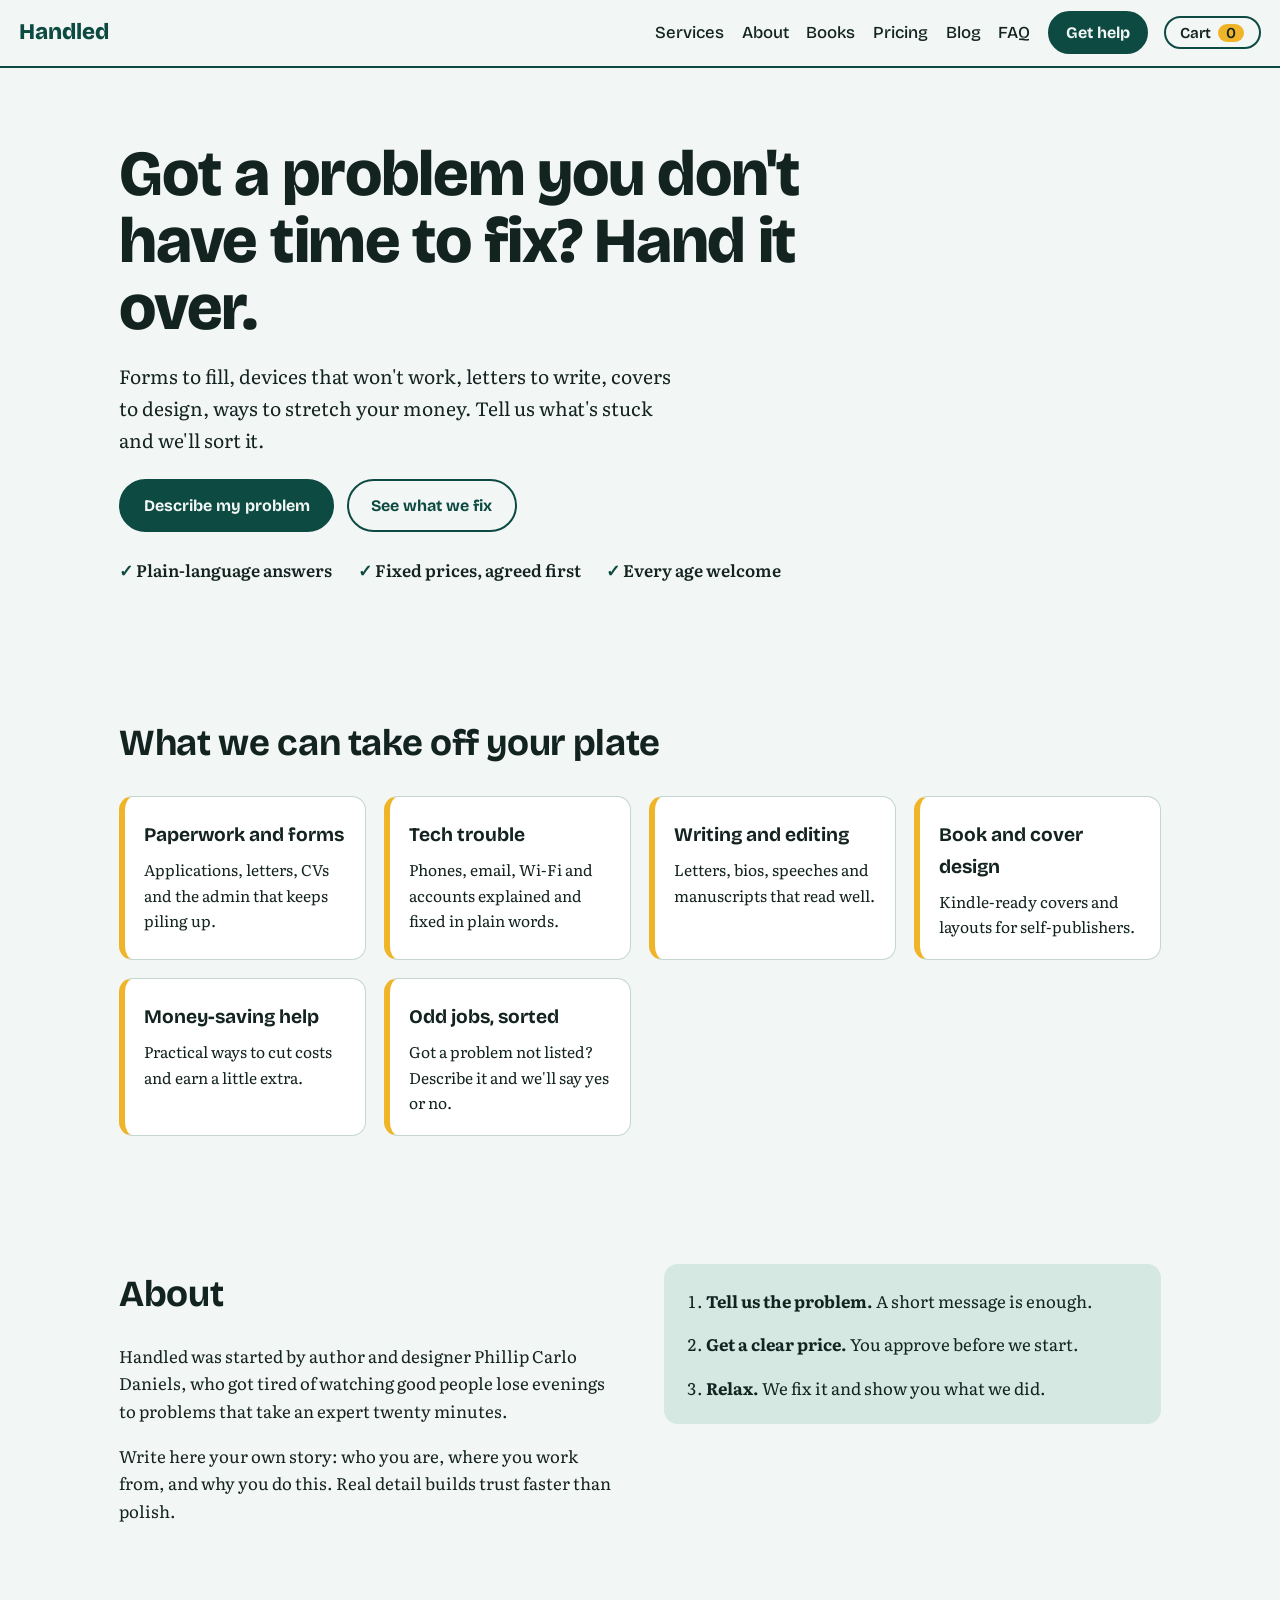
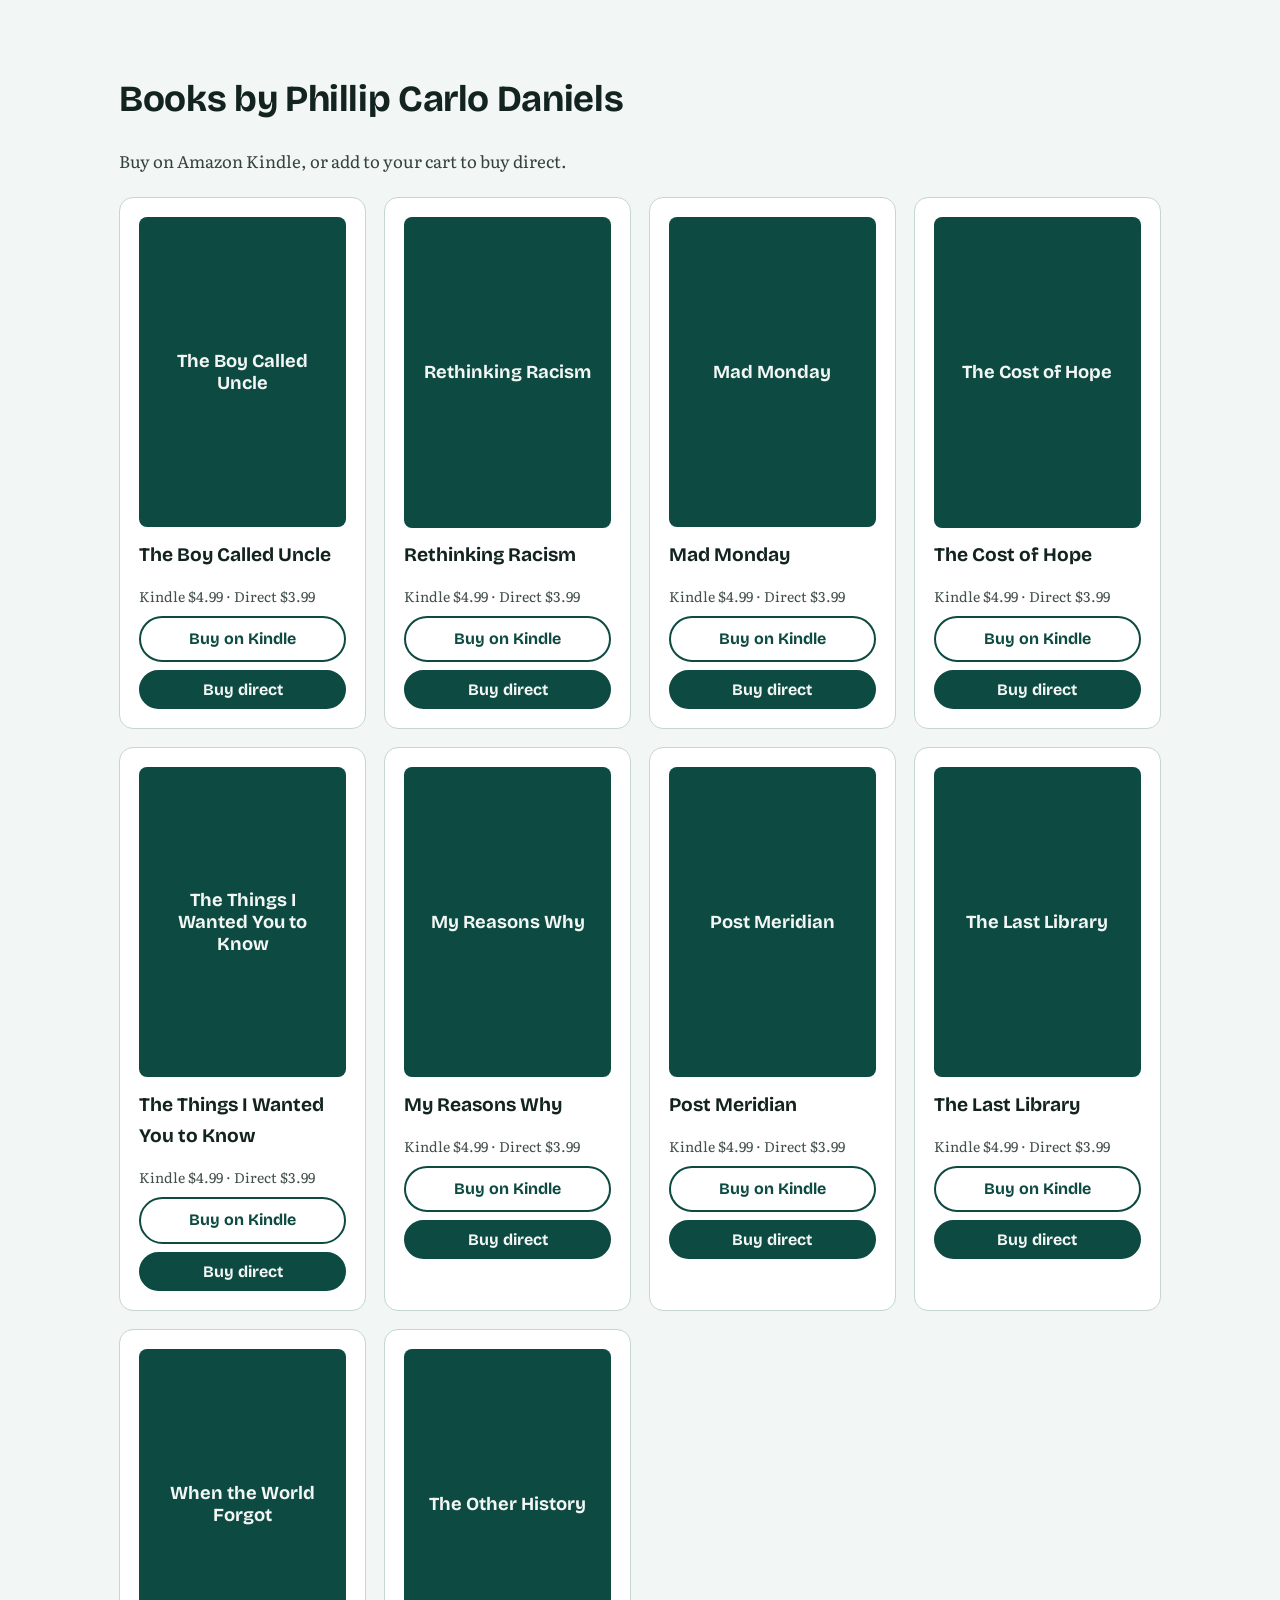
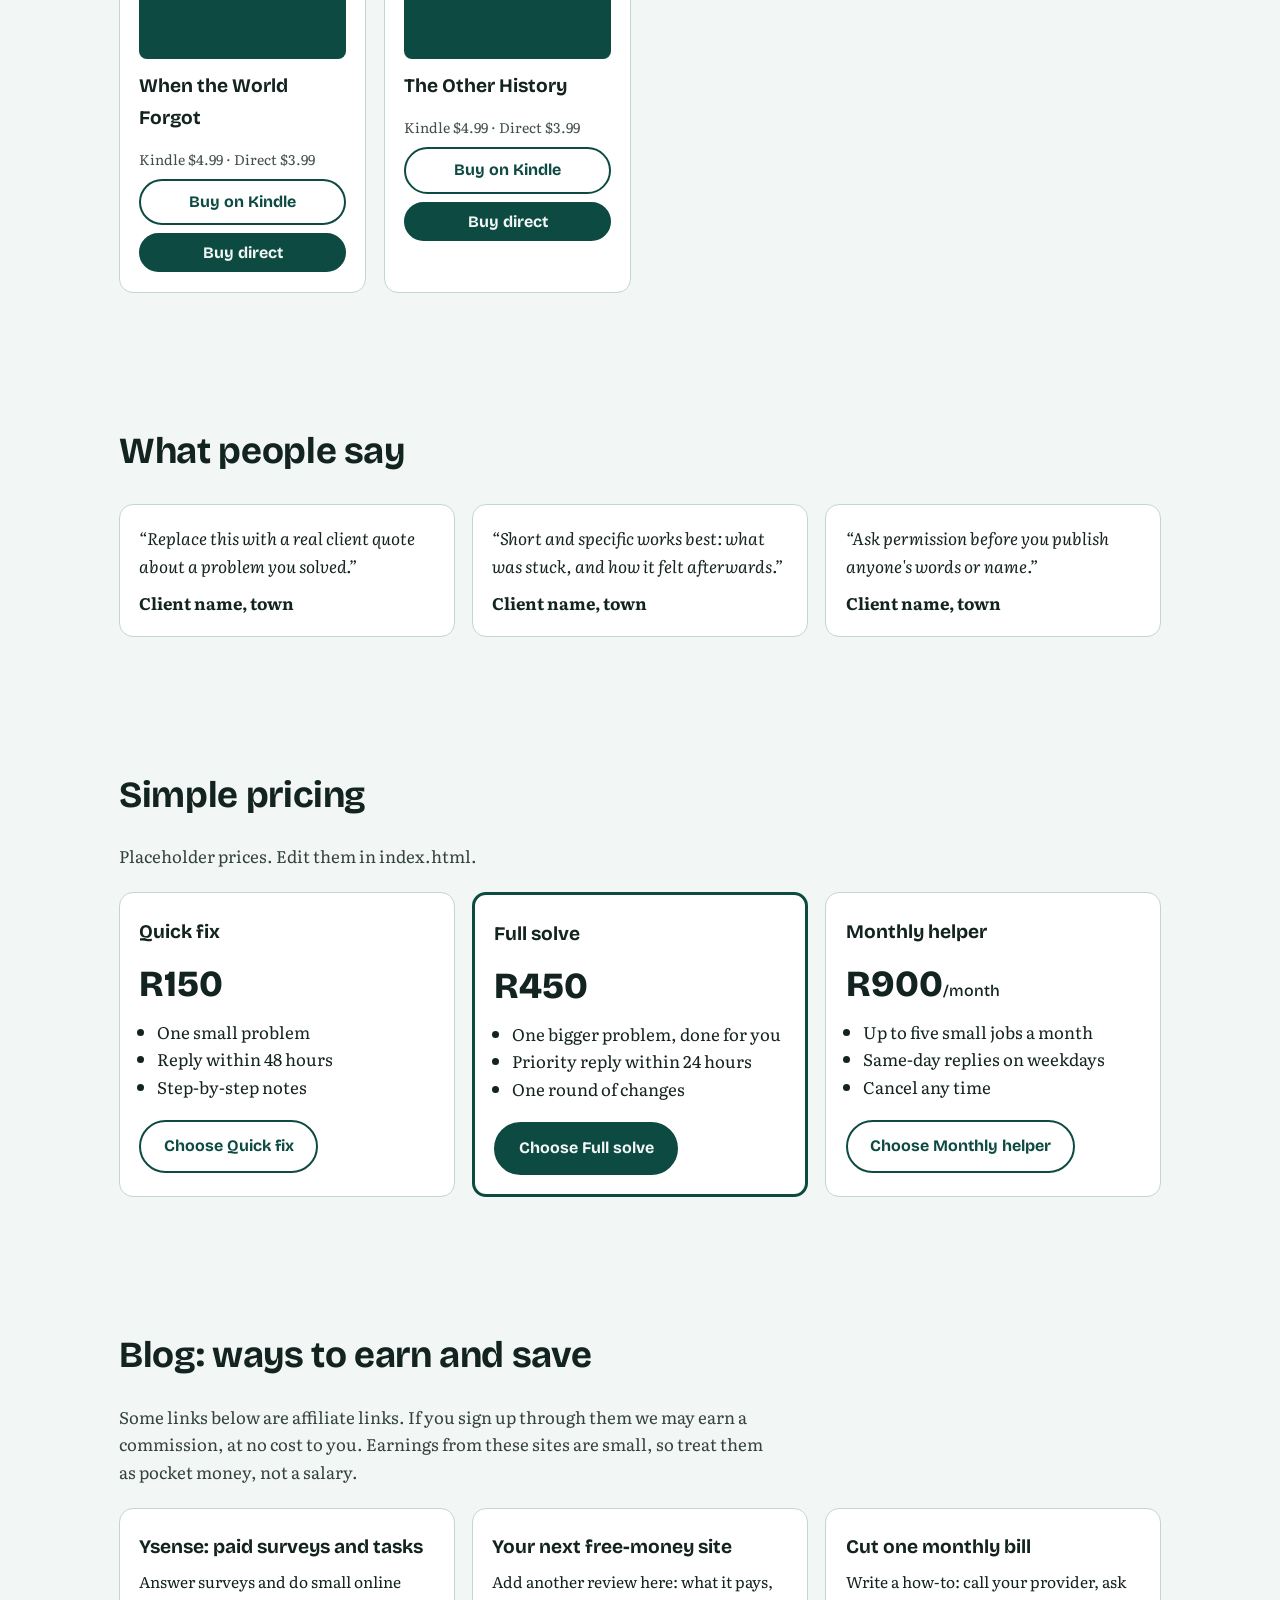
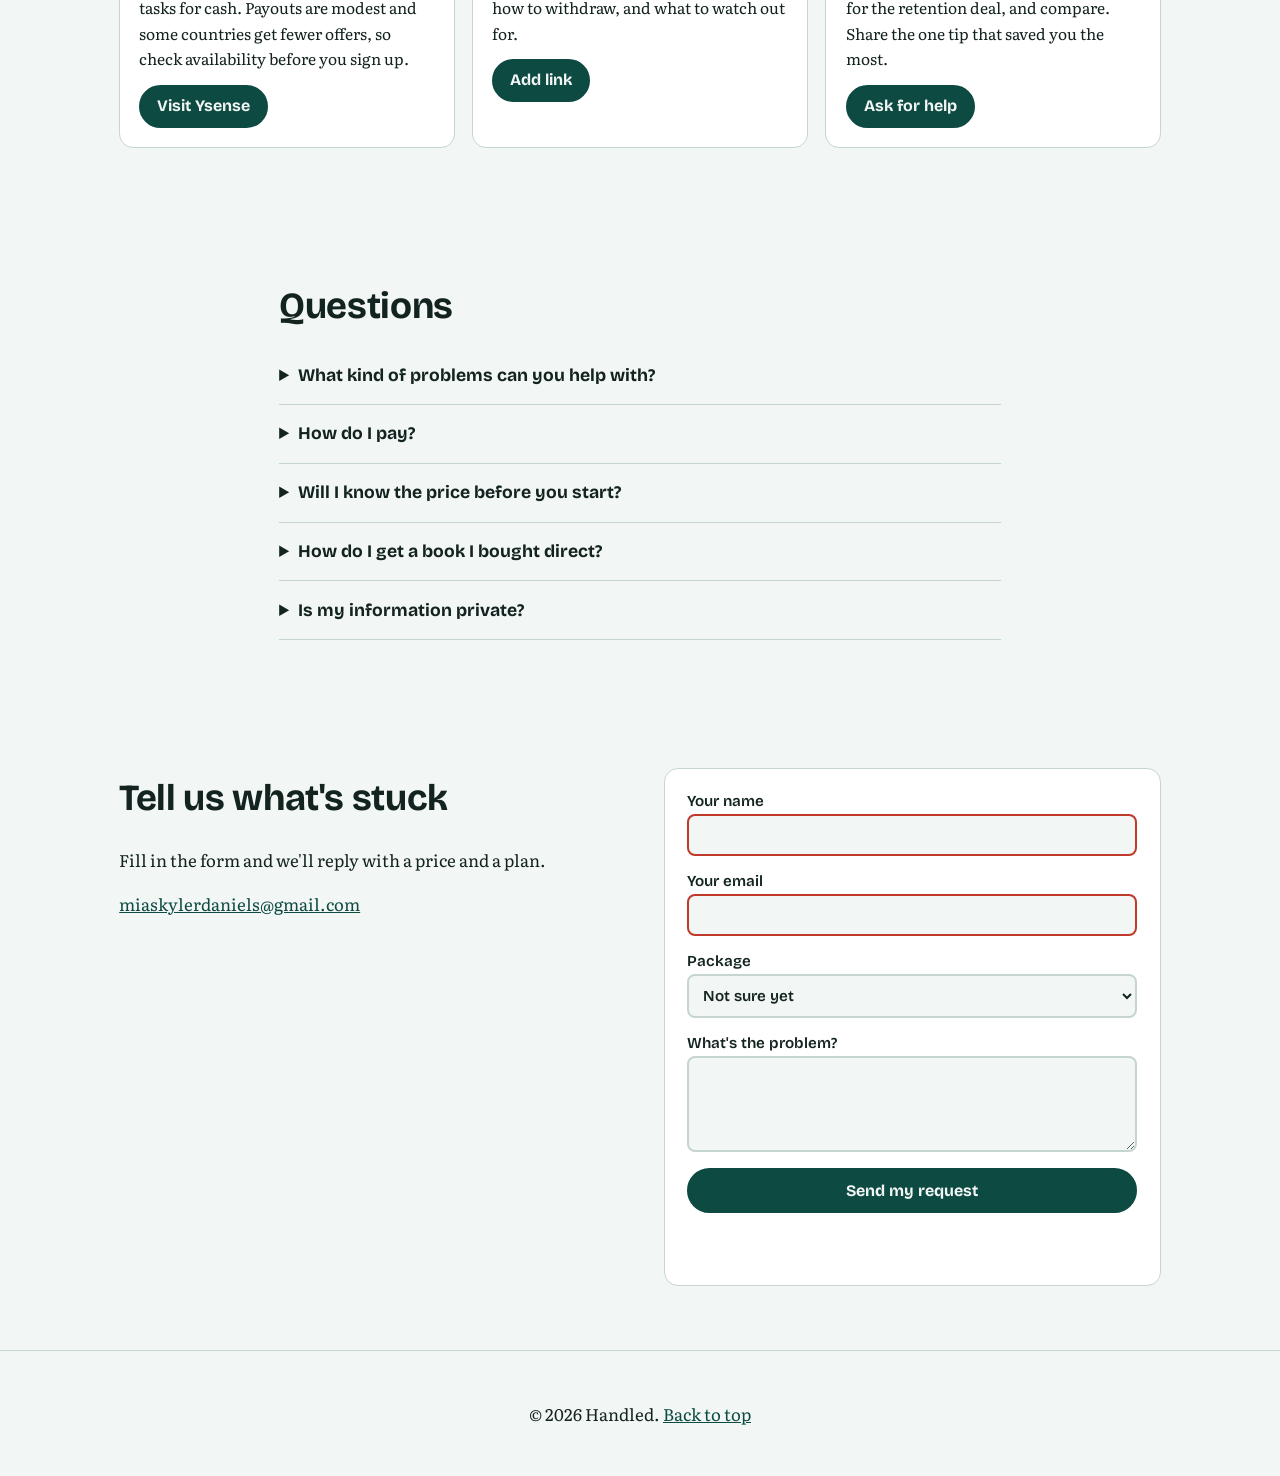
<file: index.html>
<!DOCTYPE html>
<html lang="en">
<head>
<meta charset="utf-8">
<meta name="viewport" content="width=device-width, initial-scale=1">
<title>Handled – Everyday problems, solved for you</title>
<meta name="description" content="Handled takes the everyday jobs you don't have time for: paperwork, tech trouble, writing, design and money-saving help.">
<link rel="preconnect" href="https://fonts.googleapis.com">
<link rel="preconnect" href="https://fonts.gstatic.com" crossorigin>
<link href="https://fonts.googleapis.com/css2?family=Bricolage+Grotesque:wght@500;700;800&family=Literata:wght@400;600&display=swap" rel="stylesheet">
<link rel="stylesheet" href="styles.css">
</head>
<body>
<!-- "Handled" is a working name. Search and replace it once you pick your own. -->
<header class="top">
  <a class="logo" href="#top">Handled</a>
  <nav id="nav" aria-label="Main">
    <a href="#services">Services</a><a href="#about">About</a><a href="#books">Books</a><a href="#pricing">Pricing</a><a href="#blog">Blog</a><a href="#faq">FAQ</a>
    <a class="btn small" href="#contact">Get help</a>
  </nav>
  <button class="cartbtn" id="cartOpen" aria-label="Open cart">Cart <span id="cartCount">0</span></button>
  <button class="burger" id="burger" aria-label="Menu" aria-expanded="false">Menu</button>
</header>

<main id="top">
<section class="hero">
  <h1>Got a problem you don't have time to fix? Hand it over.</h1>
  <p>Forms to fill, devices that won't work, letters to write, covers to design, ways to stretch your money. Tell us what's stuck and we'll sort it.</p>
  <div class="row"><a class="btn" href="#contact">Describe my problem</a><a class="btn ghost" href="#services">See what we fix</a></div>
  <ul class="ticks"><li>Plain-language answers</li><li>Fixed prices, agreed first</li><li>Every age welcome</li></ul>
</section>

<section id="services" class="wrap">
  <h2>What we can take off your plate</h2>
  <div class="grid" id="serviceGrid"></div>
</section>

<section id="about" class="wrap split">
  <div>
    <h2>About</h2>
    <p>Handled was started by author and designer Phillip Carlo Daniels, who got tired of watching good people lose evenings to problems that take an expert twenty minutes.</p>
    <p>Write here your own story: who you are, where you work from, and why you do this. Real detail builds trust faster than polish.</p>
  </div>
  <ol class="steps">
    <li><b>Tell us the problem.</b> A short message is enough.</li>
    <li><b>Get a clear price.</b> You approve before we start.</li>
    <li><b>Relax.</b> We fix it and show you what we did.</li>
  </ol>
</section>

<section id="books" class="wrap">
  <h2>Books by Phillip Carlo Daniels</h2>
  <p class="lead">Buy on Amazon Kindle, or add to your cart to buy direct.</p>
  <div class="grid books" id="bookGrid"></div>
</section>

<section id="testimonials" class="wrap">
  <h2>What people say</h2>
  <!-- PLACEHOLDERS: replace with real, permitted client quotes before launch. -->
  <div class="grid three" id="quotes"></div>
</section>

<section id="pricing" class="wrap">
  <h2>Simple pricing</h2>
  <p class="lead">Placeholder prices. Edit them in index.html.</p>
  <div class="grid three">
    <article class="plan"><h3>Quick fix</h3><p class="price">R150</p><ul><li>One small problem</li><li>Reply within 48 hours</li><li>Step-by-step notes</li></ul><a class="btn ghost" href="#contact" data-plan="Quick fix">Choose Quick fix</a></article>
    <article class="plan best"><h3>Full solve</h3><p class="price">R450</p><ul><li>One bigger problem, done for you</li><li>Priority reply within 24 hours</li><li>One round of changes</li></ul><a class="btn" href="#contact" data-plan="Full solve">Choose Full solve</a></article>
    <article class="plan"><h3>Monthly helper</h3><p class="price">R900<span>/month</span></p><ul><li>Up to five small jobs a month</li><li>Same-day replies on weekdays</li><li>Cancel any time</li></ul><a class="btn ghost" href="#contact" data-plan="Monthly helper">Choose Monthly helper</a></article>
  </div>
</section>

<section id="blog" class="wrap">
  <h2>Blog: ways to earn and save</h2>
  <p class="lead">Some links below are affiliate links. If you sign up through them we may earn a commission, at no cost to you. Earnings from these sites are small, so treat them as pocket money, not a salary.</p>
  <div class="grid three" id="posts"></div>
</section>

<section id="faq" class="wrap narrow">
  <h2>Questions</h2>
  <details><summary>What kind of problems can you help with?</summary><p>Paperwork, tech trouble, writing, book and cover design, and money-saving advice. If it's not on the list, ask. If we can't do it we'll say so and point you elsewhere.</p></details>
  <details><summary>How do I pay?</summary><p>Card or PayPal, bank transfer (EFT) or crypto. You'll see the options at checkout.</p></details>
  <details><summary>Will I know the price before you start?</summary><p>Yes. You approve a fixed price before any work begins.</p></details>
  <details><summary>How do I get a book I bought direct?</summary><p>After payment is confirmed we email your file. If you'd rather read on a Kindle, use the Amazon button.</p></details>
  <details><summary>Is my information private?</summary><p>We only use what you share to solve your problem, and we never sell it.</p></details>
</section>

<section id="contact" class="wrap split">
  <div>
    <h2>Tell us what's stuck</h2>
    <p>Fill in the form and we'll reply with a price and a plan.</p>
    <p><a id="mailLink" href="#"></a></p>
  </div>
  <form id="contactForm" novalidate>
    <label>Your name<input name="name" required autocomplete="name"></label>
    <label>Your email<input name="email" type="email" required autocomplete="email"></label>
    <label>Package<select name="plan"><option>Not sure yet</option><option>Quick fix</option><option>Full solve</option><option>Monthly helper</option></select></label>
    <label>What's the problem?<textarea name="msg" rows="4" required></textarea></label>
    <button class="btn" type="submit">Send my request</button>
    <p id="formMsg" role="status"></p>
  </form>
</section>
</main>

<footer><p>© <span id="yr"></span> Handled. <a href="#top">Back to top</a></p></footer>

<aside id="drawer" class="drawer" aria-hidden="true" aria-label="Cart">
  <div class="dhead"><h2>Your cart</h2><button id="cartClose" aria-label="Close cart">Close</button></div>
  <ul id="cartList"></ul>
  <p class="total">Total: <b id="cartTotal">$0.00</b></p>
  <div id="pay" hidden>
    <h3>Choose how to pay</h3>
    <div class="paygrid">
      <a class="btn" id="payPaypal" target="_blank" rel="noopener">PayPal / card</a>
      <button class="btn ghost" data-pay="eft">Bank transfer</button>
      <button class="btn ghost" data-pay="crypto">Crypto</button>
    </div>
    <div id="payInfo"></div>
  </div>
  <button class="btn" id="checkout">Checkout</button>
</aside>
<div id="scrim" hidden></div>
<script src="script.js"></script>
</body>
</html>
</file>
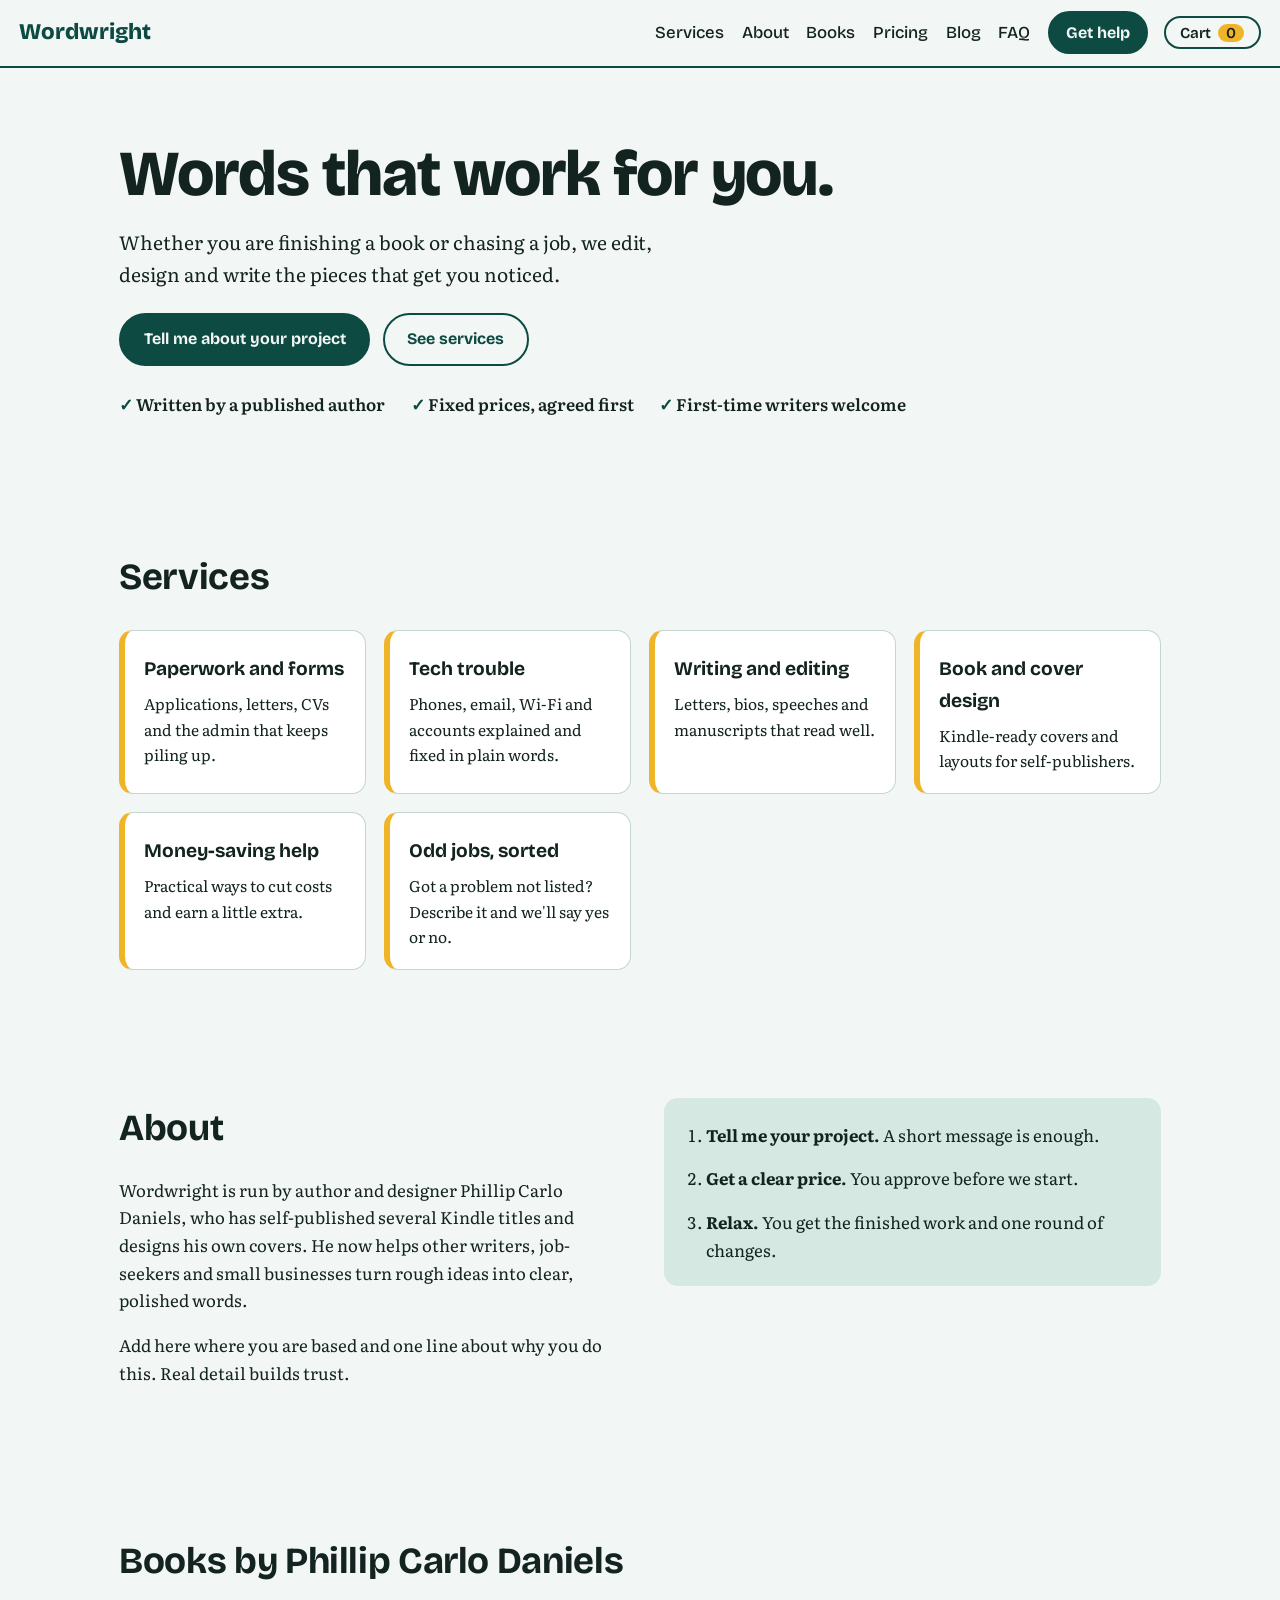
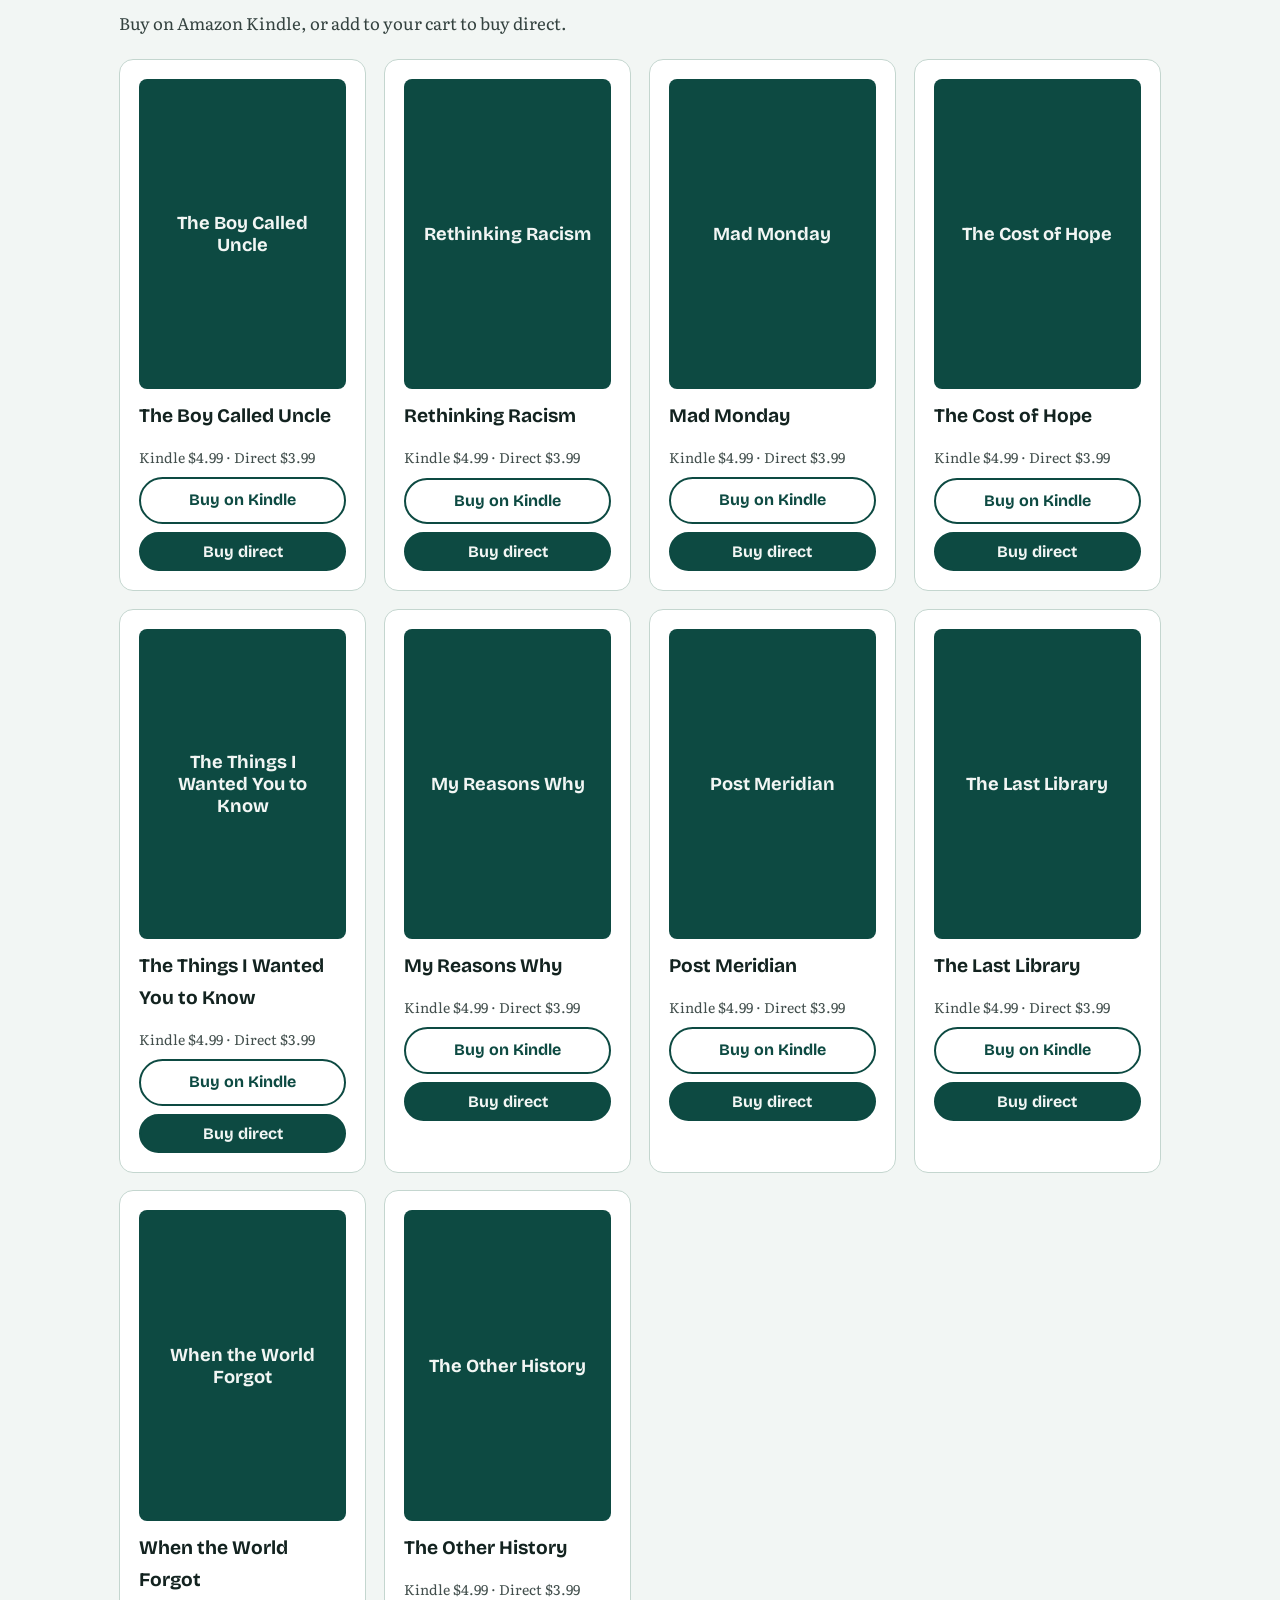
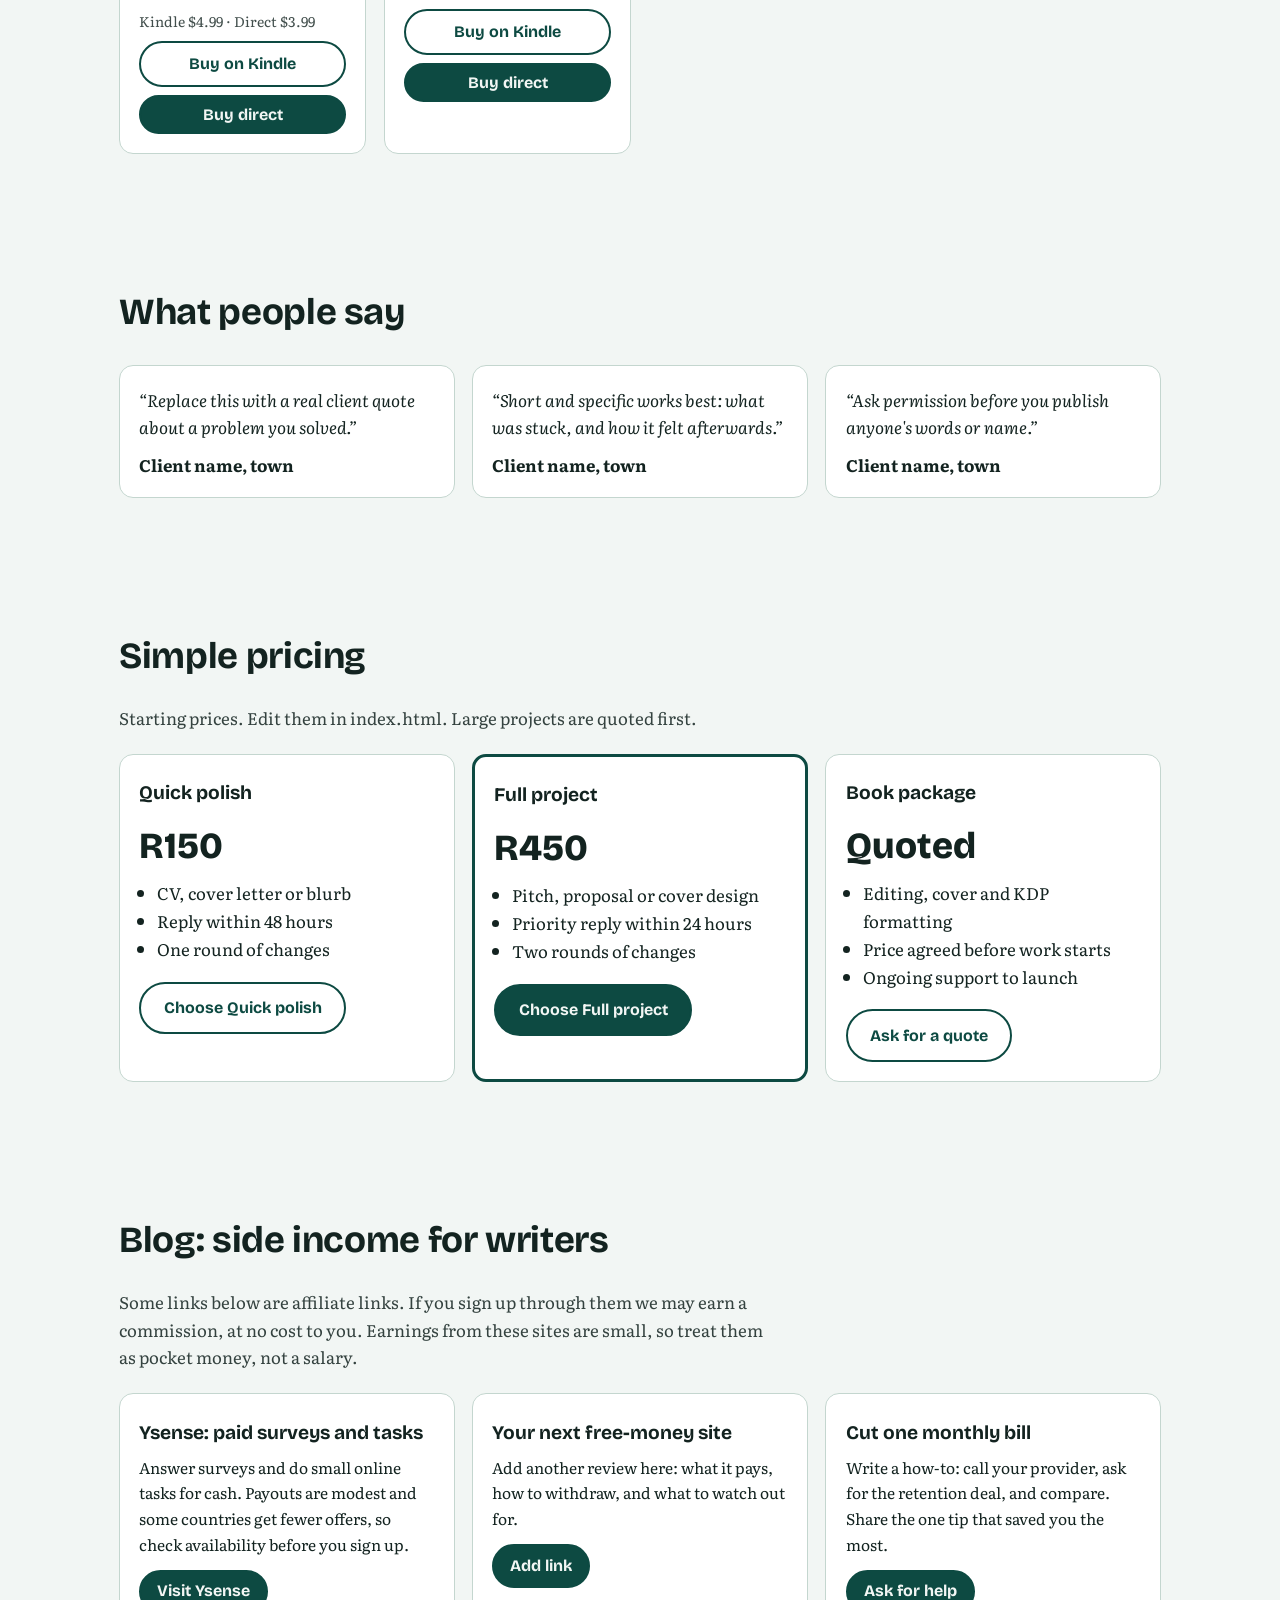
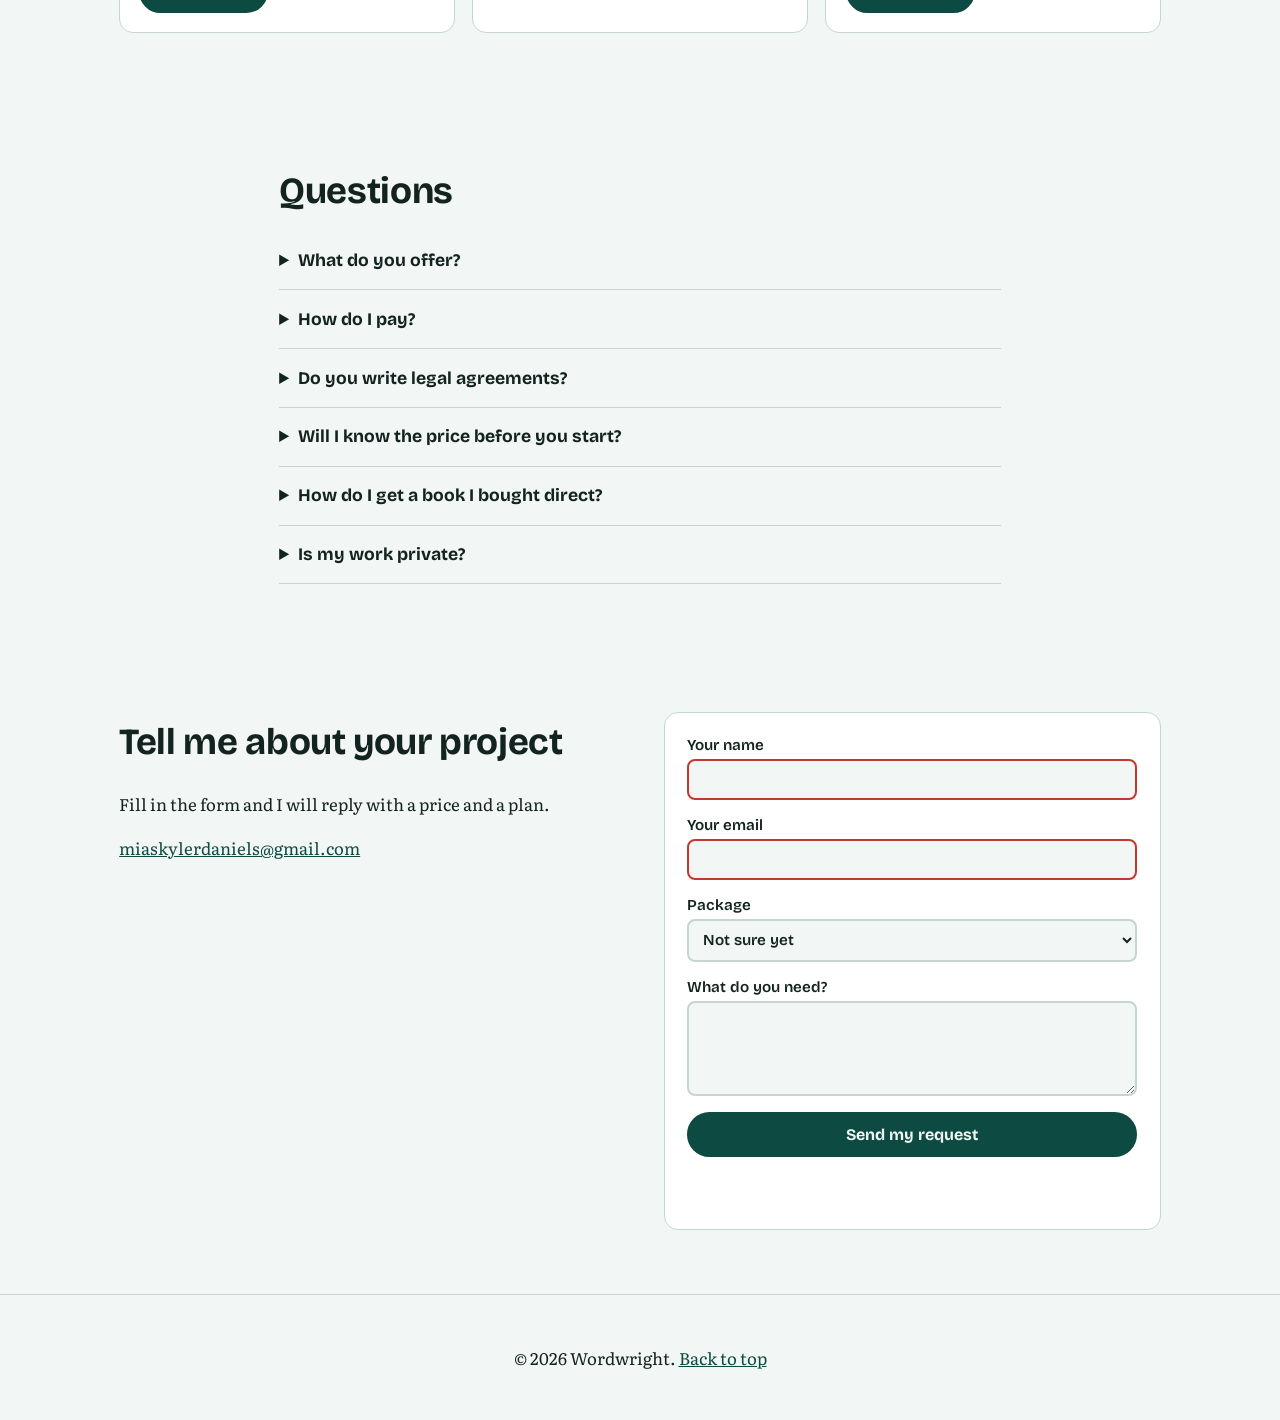
<file: index 2.html>
<!DOCTYPE html>
<html lang="en">
<head>
<meta charset="utf-8">
<meta name="viewport" content="width=device-width, initial-scale=1">
<title>Wordwright – Writing, editing and design for authors and professionals</title>
<meta name="description" content="Editing, cover design, KDP formatting, CVs, pitches and proposals from a published author.">
<link rel="preconnect" href="https://fonts.googleapis.com">
<link rel="preconnect" href="https://fonts.gstatic.com" crossorigin>
<link href="https://fonts.googleapis.com/css2?family=Bricolage+Grotesque:wght@500;700;800&family=Literata:wght@400;600&display=swap" rel="stylesheet">
<link rel="stylesheet" href="styles.css">
</head>
<body>
<!-- "Wordwright" is a working name. Search and replace it once you pick your own. -->
<header class="top">
  <a class="logo" href="#top">Wordwright</a>
  <nav id="nav" aria-label="Main">
    <a href="#services">Services</a><a href="#about">About</a><a href="#books">Books</a><a href="#pricing">Pricing</a><a href="#blog">Blog</a><a href="#faq">FAQ</a>
    <a class="btn small" href="#contact">Get help</a>
  </nav>
  <button class="cartbtn" id="cartOpen" aria-label="Open cart">Cart <span id="cartCount">0</span></button>
  <button class="burger" id="burger" aria-label="Menu" aria-expanded="false">Menu</button>
</header>

<main id="top">
<section class="hero">
  <h1>Words that work for you.</h1>
  <p>Whether you are finishing a book or chasing a job, we edit, design and write the pieces that get you noticed.</p>
  <div class="row"><a class="btn" href="#contact">Tell me about your project</a><a class="btn ghost" href="#services">See services</a></div>
  <ul class="ticks"><li>Written by a published author</li><li>Fixed prices, agreed first</li><li>First-time writers welcome</li></ul>
</section>

<section id="services" class="wrap">
  <h2>Services</h2>
  <div class="grid" id="serviceGrid"></div>
</section>

<section id="about" class="wrap split">
  <div>
    <h2>About</h2>
    <p>Wordwright is run by author and designer Phillip Carlo Daniels, who has self-published several Kindle titles and designs his own covers. He now helps other writers, job-seekers and small businesses turn rough ideas into clear, polished words.</p>
    <p>Add here where you are based and one line about why you do this. Real detail builds trust.</p>
  </div>
  <ol class="steps">
    <li><b>Tell me your project.</b> A short message is enough.</li>
    <li><b>Get a clear price.</b> You approve before we start.</li>
    <li><b>Relax.</b> You get the finished work and one round of changes.</li>
  </ol>
</section>

<section id="books" class="wrap">
  <h2>Books by Phillip Carlo Daniels</h2>
  <p class="lead">Buy on Amazon Kindle, or add to your cart to buy direct.</p>
  <div class="grid books" id="bookGrid"></div>
</section>

<section id="testimonials" class="wrap">
  <h2>What people say</h2>
  <!-- PLACEHOLDERS: replace with real, permitted client quotes before launch. -->
  <div class="grid three" id="quotes"></div>
</section>

<section id="pricing" class="wrap">
  <h2>Simple pricing</h2>
  <p class="lead">Starting prices. Edit them in index.html. Large projects are quoted first.</p>
  <div class="grid three">
    <article class="plan"><h3>Quick polish</h3><p class="price">R150</p><ul><li>CV, cover letter or blurb</li><li>Reply within 48 hours</li><li>One round of changes</li></ul><a class="btn ghost" href="#contact" data-plan="Quick polish">Choose Quick polish</a></article>
    <article class="plan best"><h3>Full project</h3><p class="price">R450</p><ul><li>Pitch, proposal or cover design</li><li>Priority reply within 24 hours</li><li>Two rounds of changes</li></ul><a class="btn" href="#contact" data-plan="Full project">Choose Full project</a></article>
    <article class="plan"><h3>Book package</h3><p class="price">Quoted</p><ul><li>Editing, cover and KDP formatting</li><li>Price agreed before work starts</li><li>Ongoing support to launch</li></ul><a class="btn ghost" href="#contact" data-plan="Book package">Ask for a quote</a></article>
  </div>
</section>

<section id="blog" class="wrap">
  <h2>Blog: side income for writers</h2>
  <p class="lead">Some links below are affiliate links. If you sign up through them we may earn a commission, at no cost to you. Earnings from these sites are small, so treat them as pocket money, not a salary.</p>
  <div class="grid three" id="posts"></div>
</section>

<section id="faq" class="wrap narrow">
  <h2>Questions</h2>
  <details><summary>What do you offer?</summary><p>For authors: editing, proofreading, Kindle cover design, KDP formatting, blurbs, bios and publisher outreach. For professionals and small businesses: CVs, cover letters, elevator pitches, presentation scripts and business proposals.</p></details>
  <details><summary>How do I pay?</summary><p>Card or PayPal, bank transfer (EFT) or crypto. You'll see the options at checkout.</p></details>
  <details><summary>Do you write legal agreements?</summary><p>No. I do not draft contracts or give legal advice. For anything legally binding, please use an attorney.</p></details>
  <details><summary>Will I know the price before you start?</summary><p>Yes. You approve a fixed price before any work begins.</p></details>
  <details><summary>How do I get a book I bought direct?</summary><p>After payment is confirmed we email your file. If you'd rather read on a Kindle, use the Amazon button.</p></details>
  <details><summary>Is my work private?</summary><p>Your manuscript and documents are used only for your project and are never shared or sold.</p></details>
</section>

<section id="contact" class="wrap split">
  <div>
    <h2>Tell me about your project</h2>
    <p>Fill in the form and I will reply with a price and a plan.</p>
    <p><a id="mailLink" href="#"></a></p>
  </div>
  <form id="contactForm" novalidate>
    <label>Your name<input name="name" required autocomplete="name"></label>
    <label>Your email<input name="email" type="email" required autocomplete="email"></label>
    <label>Package<select name="plan"><option>Not sure yet</option><option>Quick polish</option><option>Full project</option><option>Book package</option></select></label>
    <label>What do you need?<textarea name="msg" rows="4" required></textarea></label>
    <button class="btn" type="submit">Send my request</button>
    <p id="formMsg" role="status"></p>
  </form>
</section>
</main>

<footer><p>© <span id="yr"></span> Wordwright. <a href="#top">Back to top</a></p></footer>

<aside id="drawer" class="drawer" aria-hidden="true" aria-label="Cart">
  <div class="dhead"><h2>Your cart</h2><button id="cartClose" aria-label="Close cart">Close</button></div>
  <ul id="cartList"></ul>
  <p class="total">Total: <b id="cartTotal">$0.00</b></p>
  <div id="pay" hidden>
    <h3>Choose how to pay</h3>
    <div class="paygrid">
      <a class="btn" id="payPaypal" target="_blank" rel="noopener">PayPal / card</a>
      <button class="btn ghost" data-pay="eft">Bank transfer</button>
      <button class="btn ghost" data-pay="crypto">Crypto</button>
    </div>
    <div id="payInfo"></div>
  </div>
  <button class="btn" id="checkout">Checkout</button>
</aside>
<div id="scrim" hidden></div>
<script src="script.js"></script>
</body>
</html>
</file>
<file: styles.css>
:root{--bg:#f2f6f4;--ink:#132320;--green:#0d4a42;--mint:#d5e8e1;--gold:#f0b429;--line:#c4d6cf;--white:#fff;--r:14px}
@media (prefers-color-scheme:dark){:root{--bg:#0f1b19;--ink:#e8f0ed;--green:#7fd1bf;--mint:#17302b;--line:#2b4741;--white:#162724}}
*{box-sizing:border-box}
html{scroll-behavior:smooth;scroll-padding-top:70px}
@media (prefers-reduced-motion:reduce){html{scroll-behavior:auto}*{transition:none!important;animation:none!important}}
body{margin:0;background:var(--bg);color:var(--ink);font:400 1.05rem/1.65 Literata,Georgia,serif}
h1,h2,h3,.logo,.btn,nav a,summary,.price{font-family:"Bricolage Grotesque",system-ui,sans-serif}
h1{font-size:clamp(2.2rem,6vw,4rem);line-height:1.05;font-weight:800;letter-spacing:-.02em;max-width:18ch;margin:0 0 1rem}
h2{font-size:clamp(1.6rem,3.5vw,2.3rem);font-weight:700;margin:0 0 .6rem;letter-spacing:-.01em}
h3{margin:.2rem 0 .4rem;font-size:1.2rem}
a{color:var(--green)}
:focus-visible{outline:3px solid var(--gold);outline-offset:2px}
.top{position:sticky;top:0;z-index:20;display:flex;align-items:center;gap:1rem;padding:.7rem 1.2rem;background:var(--bg);border-bottom:2px solid var(--green)}
.logo{font-weight:800;font-size:1.4rem;text-decoration:none;color:var(--green);margin-right:auto}
nav{display:flex;align-items:center;gap:1.1rem}
nav a{text-decoration:none;color:var(--ink);font-weight:500}
nav a:hover{color:var(--green);text-decoration:underline}
.burger{display:none}
.cartbtn,.burger,.dhead button{font:600 .95rem "Bricolage Grotesque",sans-serif;background:none;color:var(--ink);border:2px solid var(--green);border-radius:99px;padding:.35rem .9rem;cursor:pointer}
.cartbtn span{background:var(--gold);color:#132320;border-radius:99px;padding:0 .5rem;margin-left:.2rem}
.btn{display:inline-block;background:var(--green);color:var(--bg);border:2px solid var(--green);padding:.7rem 1.4rem;border-radius:99px;font-weight:700;font-size:1rem;text-decoration:none;cursor:pointer;transition:transform .15s}
.btn:hover{transform:translateY(-2px)}
.btn.ghost{background:transparent;color:var(--green)}
.btn.small{padding:.4rem 1rem}
.wrap{max-width:1080px;margin:0 auto;padding:4rem 1.2rem}
.narrow{max-width:760px}
.lead{max-width:65ch;color:inherit;opacity:.85}
.hero{max-width:1080px;margin:0 auto;padding:4.5rem 1.2rem 3rem}
.hero p{max-width:52ch;font-size:1.2rem}
.row{display:flex;flex-wrap:wrap;gap:.8rem;margin:1.5rem 0}
.ticks{list-style:none;padding:0;display:flex;flex-wrap:wrap;gap:.5rem 1.6rem;font-weight:600}
.ticks li::before{content:"✓ ";color:var(--green)}
.grid{display:grid;gap:1.1rem;grid-template-columns:repeat(auto-fill,minmax(240px,1fr));margin-top:1.4rem}
.grid.three{grid-template-columns:repeat(auto-fit,minmax(260px,1fr))}
.card,.plan,.book,.quote,.post{background:var(--white);border:1px solid var(--line);border-radius:var(--r);padding:1.2rem}
.card{border-left:6px solid var(--gold)}
.card p,.post p{margin:.2rem 0 0;font-size:.97rem}
.split{display:grid;grid-template-columns:1fr 1fr;gap:3rem;align-items:start}
.steps{margin:0;padding-left:1.2rem;display:grid;gap:1rem;background:var(--mint);border-radius:var(--r);padding:1.4rem 1.4rem 1.4rem 2.6rem}
.book{display:flex;flex-direction:column;gap:.5rem}
.cover{aspect-ratio:2/3;border-radius:8px;background:var(--green);color:var(--bg);display:grid;place-items:center;text-align:center;padding:1rem;font:700 1.15rem "Bricolage Grotesque",sans-serif}
.book .btn{width:100%;text-align:center;padding:.5rem}
.book small{opacity:.8}
.plan.best{border:3px solid var(--green)}
.price{font-size:2.3rem;font-weight:800;margin:.2rem 0}
.price span{font-size:1rem;font-weight:500}
.plan ul{padding-left:1.1rem;margin:0 0 1.2rem}
.quote p{margin:0 0 .6rem;font-style:italic}
.post a.btn{margin-top:.8rem}
details{border-bottom:1px solid var(--line);padding:.9rem 0}
summary{cursor:pointer;font-weight:700;font-size:1.1rem}
details p{margin:.6rem 0 0}
form{display:grid;gap:1rem;background:var(--white);border:1px solid var(--line);border-radius:var(--r);padding:1.4rem}
label{display:grid;gap:.3rem;font:600 .95rem "Bricolage Grotesque",sans-serif}
input,select,textarea{font:inherit;padding:.6rem;border:2px solid var(--line);border-radius:8px;background:var(--bg);color:var(--ink)}
input:invalid:not(:placeholder-shown){border-color:#c0392b}
footer{text-align:center;padding:2rem 1rem;border-top:1px solid var(--line)}
.drawer{position:fixed;top:0;right:0;height:100%;width:min(420px,100%);background:var(--bg);z-index:40;padding:1.2rem;overflow:auto;transform:translateX(100%);transition:transform .25s;border-left:3px solid var(--green);display:flex;flex-direction:column;gap:.8rem}
.drawer.open{transform:none}
.dhead{display:flex;justify-content:space-between;align-items:center}
#cartList{list-style:none;padding:0;margin:0}
#cartList li{display:flex;justify-content:space-between;gap:.6rem;padding:.5rem 0;border-bottom:1px solid var(--line)}
#cartList button{border:0;background:none;color:var(--green);cursor:pointer;text-decoration:underline;font:inherit}
.paygrid{display:grid;gap:.5rem}
#payInfo{font-size:.95rem;word-break:break-all;background:var(--mint);border-radius:8px;padding:.8rem;margin-top:.6rem}
#payInfo:empty{display:none}
#scrim{position:fixed;inset:0;background:#0008;z-index:30}
@media (max-width:760px){
 .burger{display:block}
 nav{display:none;position:absolute;top:100%;left:0;right:0;flex-direction:column;align-items:stretch;background:var(--bg);padding:1rem 1.2rem;border-bottom:2px solid var(--green)}
 nav.open{display:flex}
 .split{grid-template-columns:1fr;gap:1.6rem}
 .wrap{padding:3rem 1.1rem}
}
</file>
